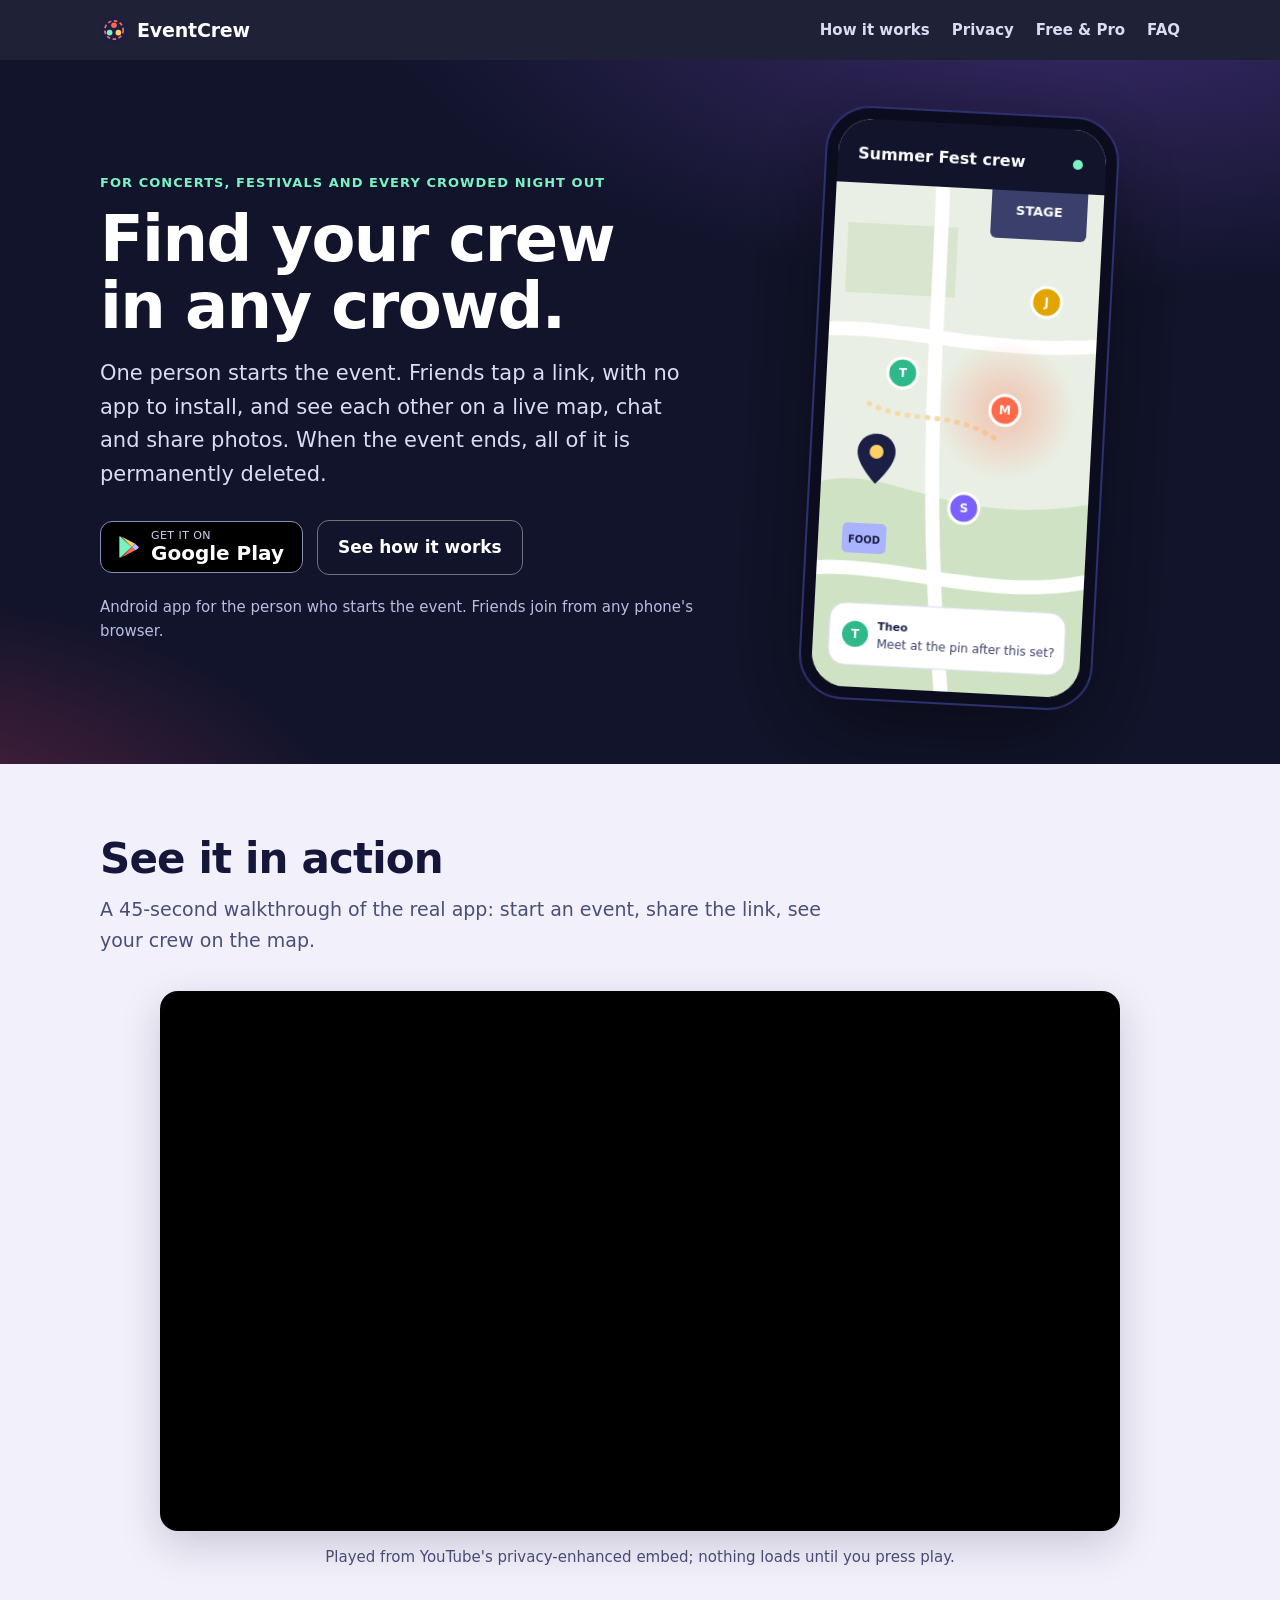
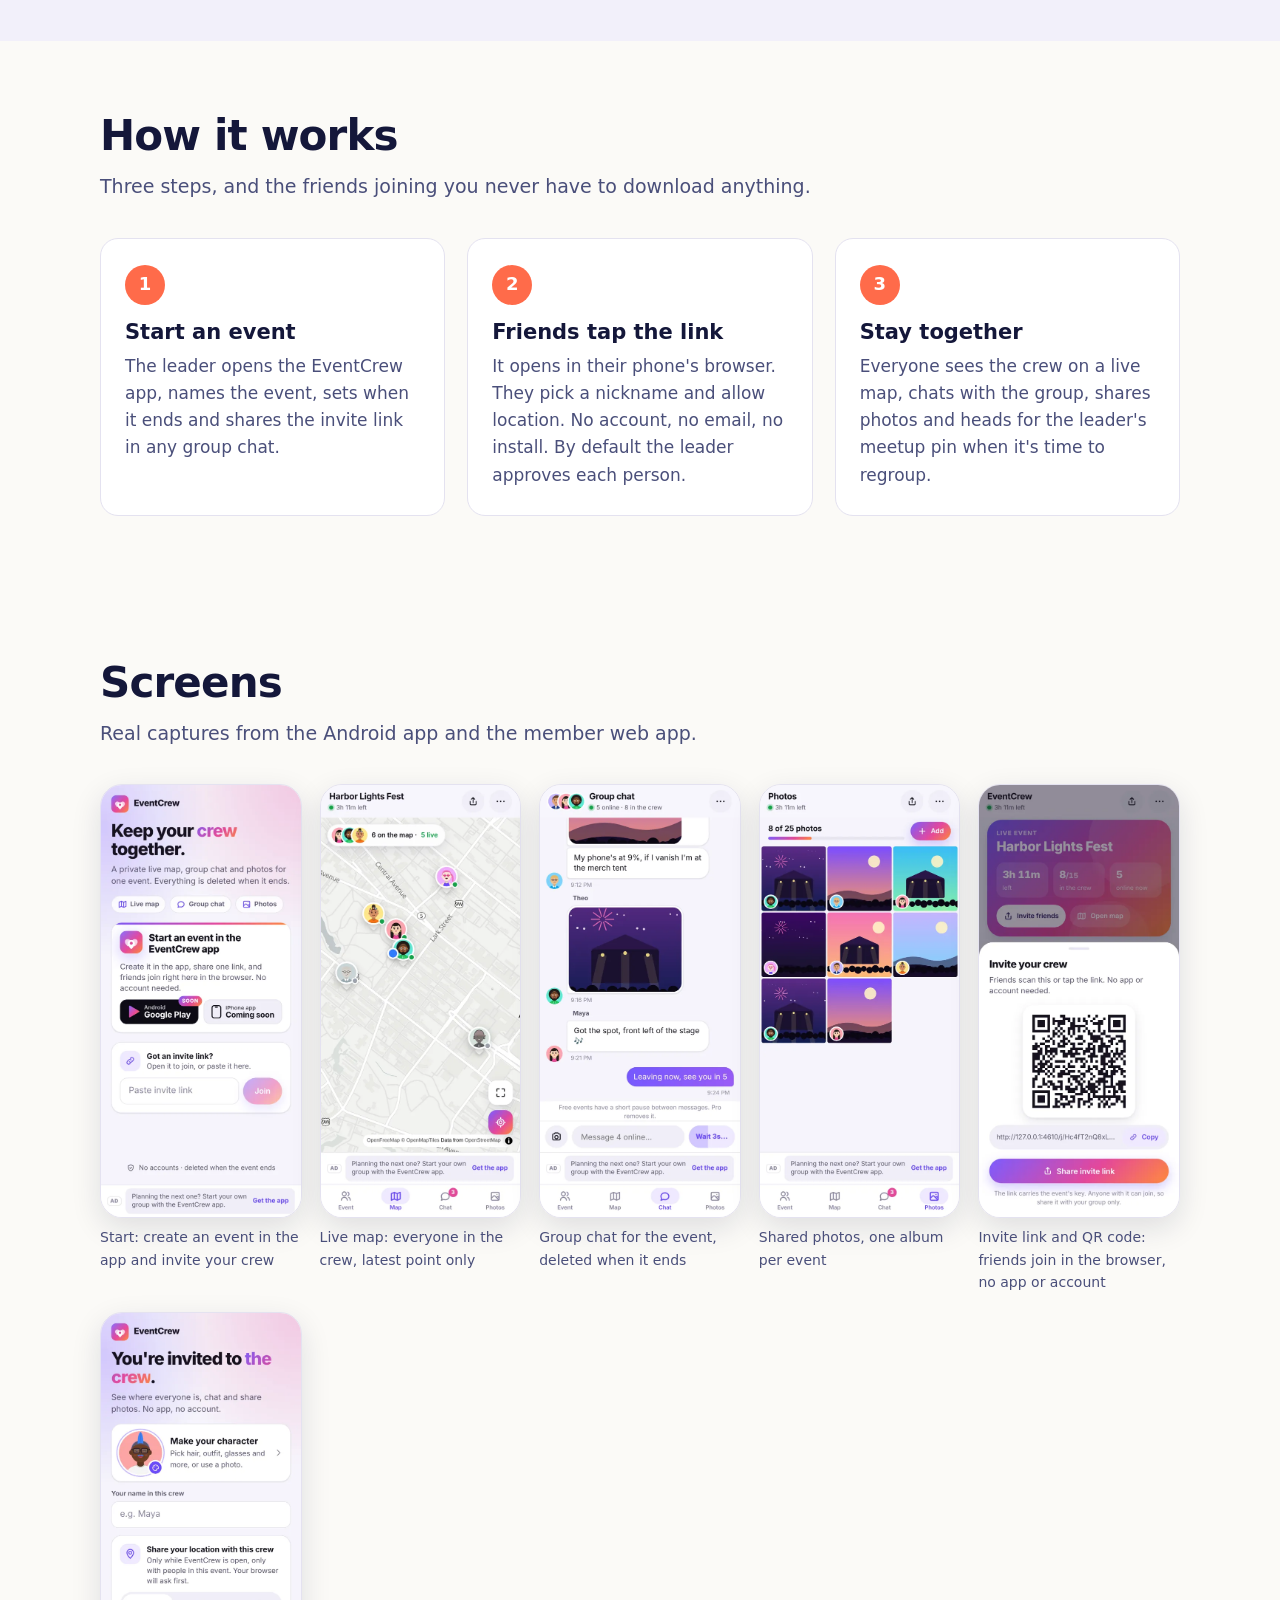
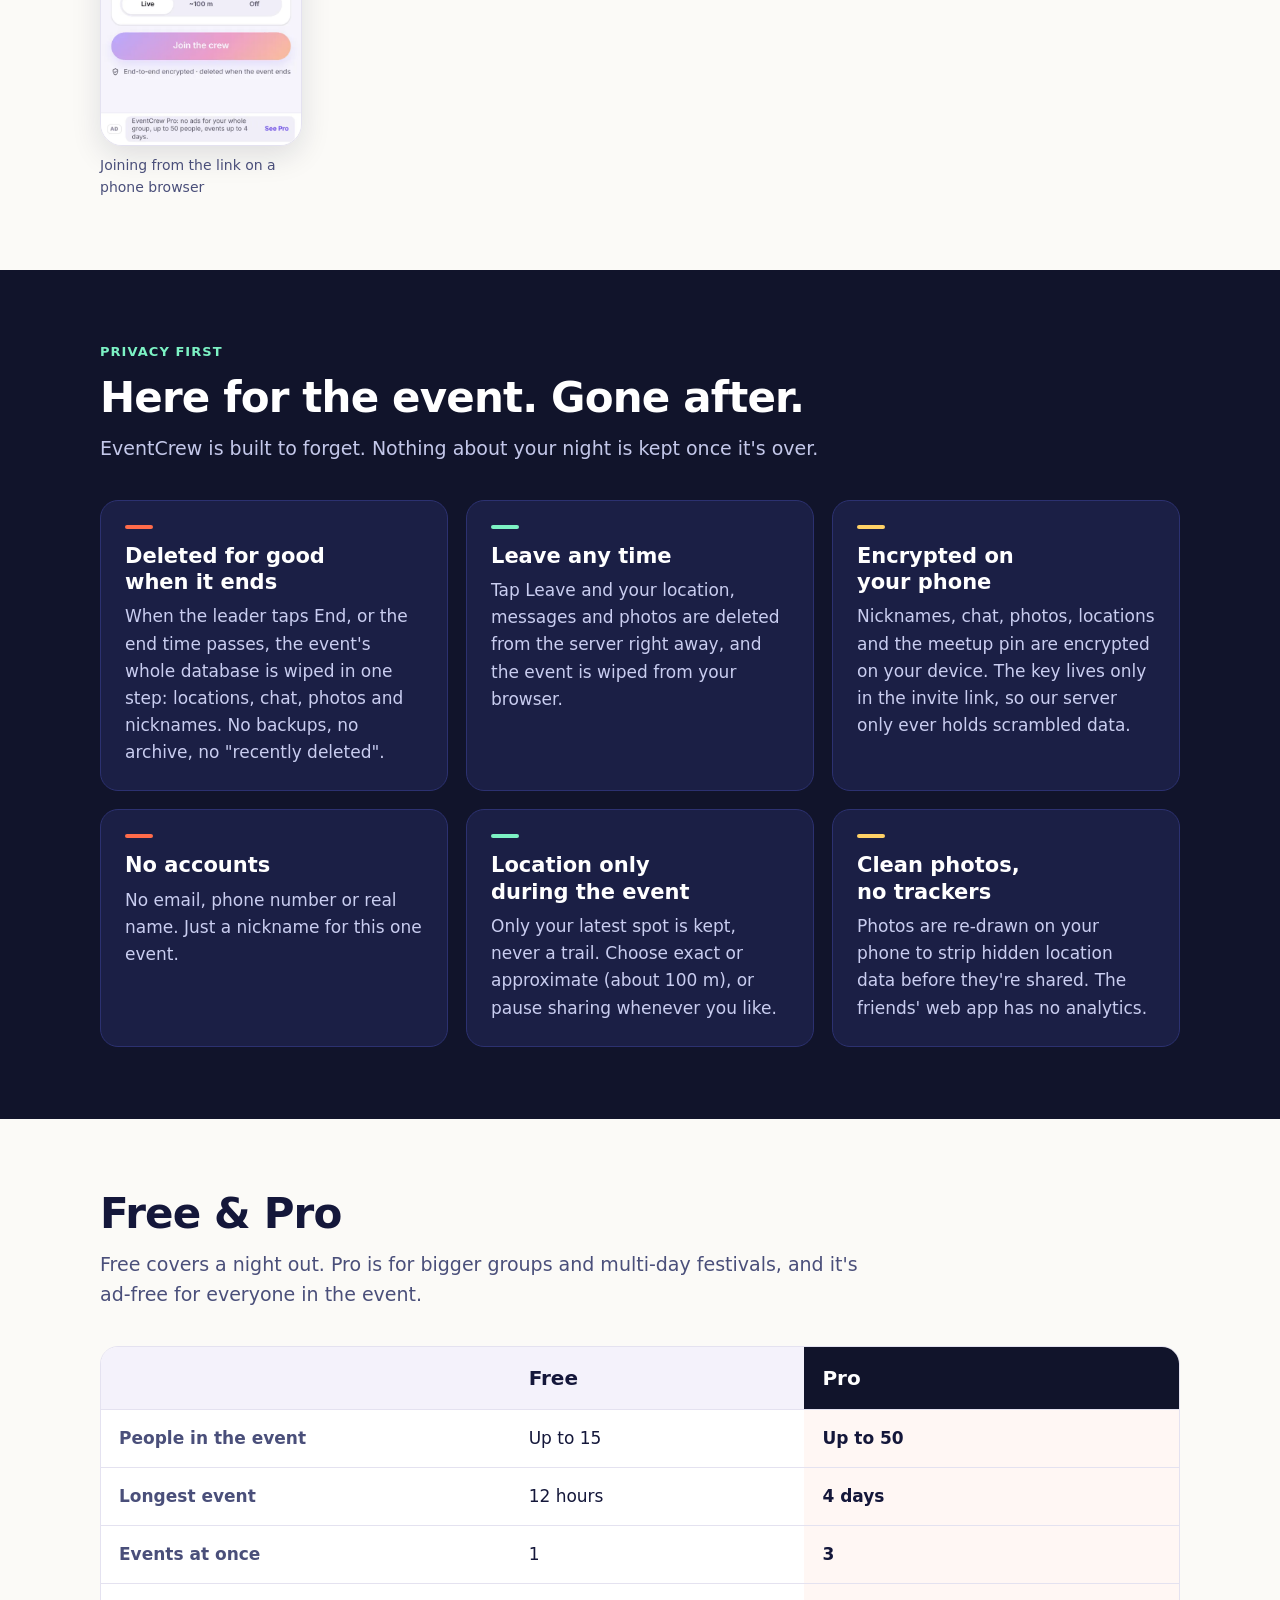
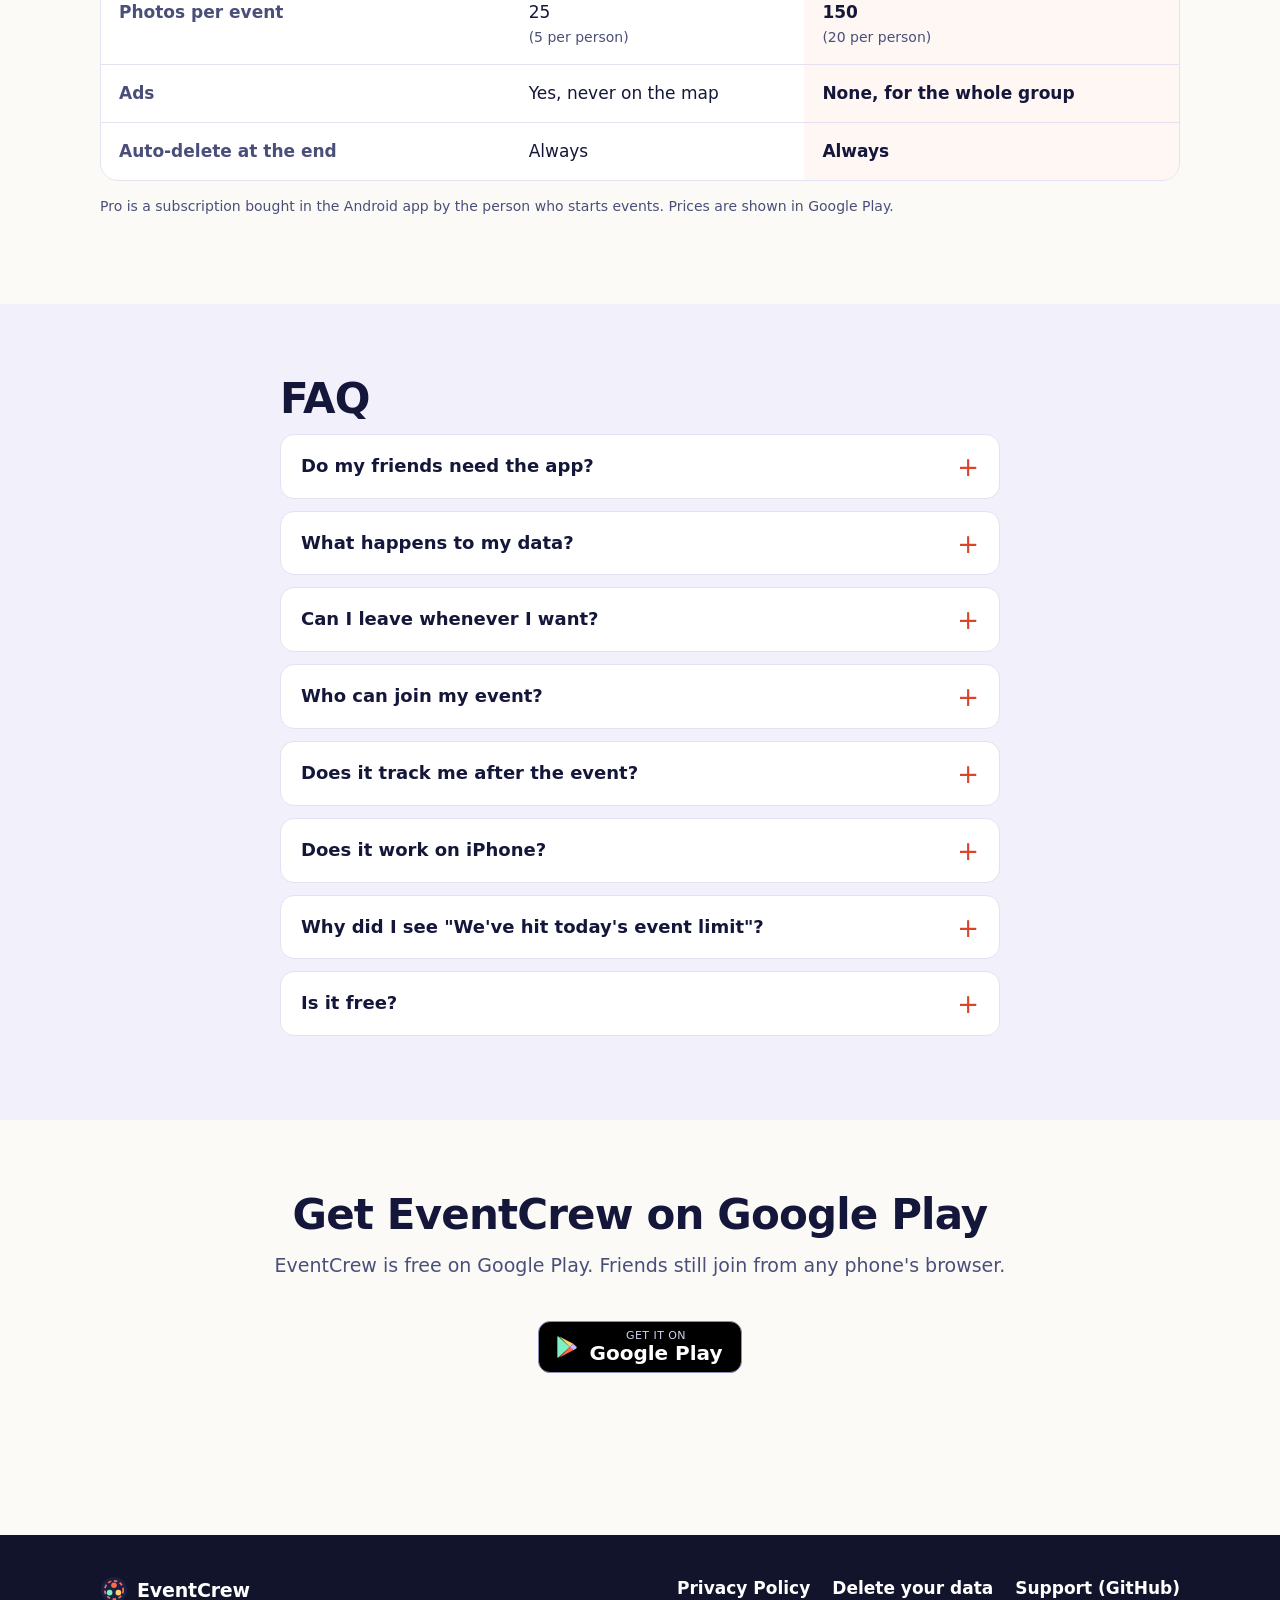
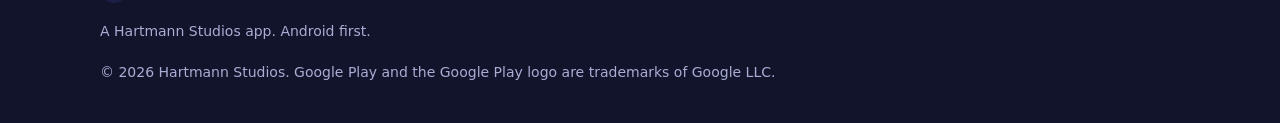
<file: index.html>
<!doctype html>
<html lang="en">
<head>
<meta charset="utf-8">
<meta name="viewport" content="width=device-width, initial-scale=1">
<title>EventCrew: find your crew in any crowd</title>
<meta name="description" content="Keep your group together at concerts and festivals. Friends join from a link with no app to install, share a live map, chat and photos, and everything is permanently deleted when the event ends.">
<meta name="theme-color" content="#11142b">
<meta property="og:title" content="EventCrew: find your crew in any crowd">
<meta property="og:description" content="Keep your group together at concerts and festivals. Friends join from a link with no app to install, share a live map, chat and photos, and everything is permanently deleted when the event ends.">
<meta property="og:type" content="website">
<meta property="og:url" content="https://eventcrew.sites.tab.bot/">
<meta property="og:image" content="https://eventcrew.sites.tab.bot/og.png">
<meta name="twitter:card" content="summary_large_image">
<link rel="icon" href="favicon.svg" type="image/svg+xml">
<link rel="stylesheet" href="styles.css">
</head>
<body>
<a class="skip" href="#main">Skip to content</a>
<header class="site-header">
  <div class="wrap bar">
    <a class="brand" href=""><svg class="logo-mark" viewBox="0 0 32 32" aria-hidden="true" width="28" height="28"><circle cx="16" cy="16" r="15" fill="#1b1f45"/><circle cx="16" cy="16" r="10.5" fill="none" stroke="#ff6b4a" stroke-width="2" stroke-dasharray="4 3"/><circle cx="16" cy="10.5" r="3.2" fill="#ff6b4a"/><circle cx="11" cy="19" r="3.2" fill="#7cf2c4"/><circle cx="21" cy="19" r="3.2" fill="#ffd166"/></svg><span>EventCrew</span></a>
    <nav aria-label="Main">
      <a href="#how">How it works</a>
      <a href="#privacy">Privacy</a>
      <a href="#plans">Free &amp; Pro</a>
      <a href="#faq">FAQ</a>
    </nav>
  </div>
</header>
<main id="main">
<section class="hero">
  <div class="wrap hero-grid">
    <div class="hero-copy">
      <p class="eyebrow">For concerts, festivals and every crowded night out</p>
      <h1>Find your crew in any crowd.</h1>
      <p class="lede">One person starts the event. Friends tap a link, with no app to install, and see each other on a live map, chat and share photos. When the event ends, all of it is permanently deleted.</p>
      <div class="cta-row">
        <a class="play-badge" href="https://play.google.com/store/apps/details?id=com.charles.eventcrew" aria-label="Get EventCrew on Google Play">
  <svg viewBox="0 0 24 24" width="26" height="26" aria-hidden="true"><path d="M4 2.8v18.4c0 .5.5.8 1 .6l10.4-9.8L5 2.2c-.5-.2-1 .1-1 .6z" fill="#7cf2c4"/><path d="M15.4 12 18.6 9 6 2.3l9.4 9.7z" fill="#ffd166"/><path d="M15.4 12 6 21.7 18.6 15l-3.2-3z" fill="#ff6b4a"/><path d="M18.6 9 15.4 12l3.2 3 2.6-1.4c.9-.5.9-1.7 0-2.2L18.6 9z" fill="#c9b6ff"/></svg>
  <span><small>Get it on</small><b>Google Play</b></span>
</a>
        <a class="btn ghost" href="#how">See how it works</a>
      </div>
      <p class="note">Android app for the person who starts the event. Friends join from any phone's browser.</p>
    </div>
    <div class="hero-art"><svg class="phone-art" viewBox="0 0 300 600" role="img" aria-labelledby="art-t">
<title id="art-t">Illustration: a phone showing a festival map with four friends' dots, a meetup pin and a chat bubble</title>
<defs>
 <clipPath id="scr"><rect x="16" y="16" width="268" height="568" rx="34"/></clipPath>
 <radialGradient id="glow" cx="50%" cy="50%" r="50%"><stop offset="0" stop-color="#ff6b4a" stop-opacity=".35"/><stop offset="1" stop-color="#ff6b4a" stop-opacity="0"/></radialGradient>
</defs>
<rect x="4" y="4" width="292" height="592" rx="44" fill="#0b0d1f" stroke="#2c3170" stroke-width="2"/>
<g clip-path="url(#scr)">
 <rect x="16" y="16" width="268" height="568" fill="#e9efe4"/>
 <path d="M16 380 C90 360 140 420 284 390 L284 584 L16 584Z" fill="#cfe3c4"/>
 <path d="M30 120 h110 v70 h-110z" fill="#d8e6cf"/>
 <rect x="172" y="70" width="96" height="58" rx="6" fill="#3b3f6b"/>
 <text x="220" y="104" text-anchor="middle" font-family="system-ui,sans-serif" font-size="13" font-weight="700" fill="#fff">STAGE</text>
 <g stroke="#ffffff" stroke-width="14" stroke-linecap="round" fill="none">
  <path d="M-10 230 C80 215 180 250 310 228"/>
  <path d="M120 0 C130 180 110 330 150 610"/>
  <path d="M-10 470 C90 450 200 500 310 460"/>
 </g>
 <g stroke="#f6d9a8" stroke-width="5" stroke-linecap="round" fill="none" stroke-dasharray="1 9">
  <path d="M60 300 C100 320 140 300 190 330"/>
 </g>
 <rect x="40" y="420" width="44" height="30" rx="5" fill="#a9b3ff"/>
 <text x="62" y="440" text-anchor="middle" font-family="system-ui,sans-serif" font-size="10" font-weight="700" fill="#1b1f45">FOOD</text>
 <circle cx="196" cy="300" r="70" fill="url(#glow)"/>
 <g font-family="system-ui,sans-serif" font-weight="700" font-size="12" text-anchor="middle">
  <circle cx="196" cy="300" r="15" fill="#ff6b4a" stroke="#fff" stroke-width="3"/><text x="196" y="304" fill="#fff">M</text>
  <circle cx="92" cy="268" r="15" fill="#2fb98a" stroke="#fff" stroke-width="3"/><text x="92" y="272" fill="#fff">T</text>
  <circle cx="232" cy="190" r="15" fill="#e2a400" stroke="#fff" stroke-width="3"/><text x="232" y="194" fill="#fff">J</text>
  <circle cx="160" cy="400" r="15" fill="#7b61ff" stroke="#fff" stroke-width="3"/><text x="160" y="404" fill="#fff">S</text>
 </g>
 <g transform="translate(70 330)">
  <path d="M0 0c-11 0-19 8-19 18 0 14 19 32 19 32s19-18 19-32C19 8 11 0 0 0z" fill="#1b1f45"/>
  <circle cx="0" cy="18" r="7" fill="#ffd166"/>
 </g>
 <rect x="16" y="16" width="268" height="64" fill="#11142b"/>
 <text x="36" y="56" font-family="system-ui,sans-serif" font-size="16" font-weight="700" fill="#fff">Summer Fest crew</text>
 <circle cx="256" cy="51" r="5" fill="#7cf2c4"/>
 <g transform="translate(32 500)">
  <rect width="236" height="62" rx="16" fill="#fff" stroke="#d9dcef"/>
  <circle cx="26" cy="31" r="13" fill="#2fb98a"/><text x="26" y="35" text-anchor="middle" font-family="system-ui,sans-serif" font-weight="700" font-size="12" fill="#fff">T</text>
  <text x="48" y="26" font-family="system-ui,sans-serif" font-size="11" font-weight="700" fill="#1b1f45">Theo</text>
  <text x="48" y="44" font-family="system-ui,sans-serif" font-size="12" fill="#3b3f6b">Meet at the pin after this set?</text>
 </g>
</g>
</svg></div>
  </div>
</section>

<section id="video" class="section alt">
  <div class="wrap">
    <h2>See it in action</h2>
    <p class="section-lede">A 45-second walkthrough of the real app: start an event, share the link, see your crew on the map.</p>
    <div class="video"><iframe src="https://www.youtube-nocookie.com/embed/IPPoWe9KRAQ?rel=0" title="EventCrew promo video" loading="lazy" allow="accelerometer; autoplay; clipboard-write; encrypted-media; gyroscope; picture-in-picture; web-share" allowfullscreen referrerpolicy="strict-origin-when-cross-origin"></iframe></div>
    <p class="video-note">Played from YouTube's privacy-enhanced embed; nothing loads until you press play.</p>
  </div>
</section>

<section id="how" class="section">
  <div class="wrap">
    <h2>How it works</h2>
    <p class="section-lede">Three steps, and the friends joining you never have to download anything.</p>
    <ol class="steps">
      <li>
        <span class="step-num" aria-hidden="true">1</span>
        <h3>Start an event</h3>
        <p>The leader opens the EventCrew app, names the event, sets when it ends and shares the invite link in any group chat.</p>
      </li>
      <li>
        <span class="step-num" aria-hidden="true">2</span>
        <h3>Friends tap the link</h3>
        <p>It opens in their phone's browser. They pick a nickname and allow location. No account, no email, no install. By default the leader approves each person.</p>
      </li>
      <li>
        <span class="step-num" aria-hidden="true">3</span>
        <h3>Stay together</h3>
        <p>Everyone sees the crew on a live map, chats with the group, shares photos and heads for the leader's meetup pin when it's time to regroup.</p>
      </li>
    </ol>
  </div>
</section>

<section id="screens" class="section">
  <div class="wrap">
    <h2>Screens</h2>
    <p class="section-lede">Real captures from the Android app and the member web app.</p>
    <div class="shots">
      <figure class="shot"><img src="/media/start-light.webp" alt="Start: create an event in the app and invite your crew" loading="lazy" width="540" height="1169"><figcaption>Start: create an event in the app and invite your crew</figcaption></figure>
      <figure class="shot"><img src="/media/map-light.webp" alt="Live map: everyone in the crew, latest point only" loading="lazy" width="540" height="1169"><figcaption>Live map: everyone in the crew, latest point only</figcaption></figure>
      <figure class="shot"><img src="/media/chat-light.webp" alt="Group chat for the event, deleted when it ends" loading="lazy" width="540" height="1169"><figcaption>Group chat for the event, deleted when it ends</figcaption></figure>
      <figure class="shot"><img src="/media/photos-light.webp" alt="Shared photos, one album per event" loading="lazy" width="540" height="1169"><figcaption>Shared photos, one album per event</figcaption></figure>
      <figure class="shot"><img src="/media/share-light.webp" alt="Invite link and QR code: friends join in the browser, no app or account" loading="lazy" width="540" height="1169"><figcaption>Invite link and QR code: friends join in the browser, no app or account</figcaption></figure>
      <figure class="shot"><img src="/media/join-light.webp" alt="Joining from the link on a phone browser" loading="lazy" width="540" height="1169"><figcaption>Joining from the link on a phone browser</figcaption></figure>
    </div>
  </div>
</section>

<section id="privacy" class="section dark">
  <div class="wrap">
    <p class="eyebrow">Privacy first</p>
    <h2>Here for the event. Gone after.</h2>
    <p class="section-lede">EventCrew is built to forget. Nothing about your night is kept once it's over.</p>
    <div class="cards">
      <article class="card">
        <h3>Deleted for good when it ends</h3>
        <p>When the leader taps End, or the end time passes, the event's whole database is wiped in one step: locations, chat, photos and nicknames. No backups, no archive, no "recently deleted".</p>
      </article>
      <article class="card">
        <h3>Leave any time</h3>
        <p>Tap Leave and your location, messages and photos are deleted from the server right away, and the event is wiped from your browser.</p>
      </article>
      <article class="card">
        <h3>Encrypted on your phone</h3>
        <p>Nicknames, chat, photos, locations and the meetup pin are encrypted on your device. The key lives only in the invite link, so our server only ever holds scrambled data.</p>
      </article>
      <article class="card">
        <h3>No accounts</h3>
        <p>No email, phone number or real name. Just a nickname for this one event.</p>
      </article>
      <article class="card">
        <h3>Location only during the event</h3>
        <p>Only your latest spot is kept, never a trail. Choose exact or approximate (about 100 m), or pause sharing whenever you like.</p>
      </article>
      <article class="card">
        <h3>Clean photos, no trackers</h3>
        <p>Photos are re-drawn on your phone to strip hidden location data before they're shared. The friends' web app has no analytics.</p>
      </article>
    </div>
  </div>
</section>

<section id="plans" class="section">
  <div class="wrap">
    <h2>Free &amp; Pro</h2>
    <p class="section-lede">Free covers a night out. Pro is for bigger groups and multi-day festivals, and it's ad-free for everyone in the event.</p>
    <div class="table-wrap">
      <table class="plans">
        <caption class="sr-only">EventCrew plans compared</caption>
        <thead>
          <tr><th scope="col"><span class="sr-only">Per event</span></th><th scope="col">Free</th><th scope="col" class="pro">Pro</th></tr>
        </thead>
        <tbody>
          <tr><th scope="row">People in the event</th><td>Up to 15</td><td class="pro">Up to 50</td></tr>
          <tr><th scope="row">Longest event</th><td>12 hours</td><td class="pro">4 days</td></tr>
          <tr><th scope="row">Events at once</th><td>1</td><td class="pro">3</td></tr>
          <tr><th scope="row">Photos per event</th><td>25 <span class="sub">(5 per person)</span></td><td class="pro">150 <span class="sub">(20 per person)</span></td></tr>
          <tr><th scope="row">Ads</th><td>Yes, never on the map</td><td class="pro">None, for the whole group</td></tr>
          <tr><th scope="row">Auto-delete at the end</th><td>Always</td><td class="pro">Always</td></tr>
        </tbody>
      </table>
    </div>
    <p class="small">Pro is a subscription bought in the Android app by the person who starts events. Prices are shown in Google Play.</p>
  </div>
</section>

<section id="faq" class="section alt">
  <div class="wrap narrow">
    <h2>FAQ</h2>
    <details>
      <summary>Do my friends need the app?</summary>
      <p>No. Only the person who starts the event uses the Android app. Everyone else taps the invite link and joins in their phone's browser, on Android or iPhone. They can add it to their home screen if they want notifications.</p>
    </details>
    <details>
      <summary>What happens to my data?</summary>
      <p>It exists only while the event is running. Content you share (nickname, chat, photos, location) is encrypted on your phone before it's sent. When the event ends, everything about it is permanently deleted from the server in one step, photos included. If you leave early, your own location, messages and photos are deleted right away. We don't sell data, and there are no accounts to keep. The <a href="privacy/">Privacy Policy</a> has the details.</p>
    </details>
    <details>
      <summary>Can I leave whenever I want?</summary>
      <p>Yes, any time, with one tap. Leaving deletes your location, messages and photos from the event immediately.</p>
    </details>
    <details>
      <summary>Who can join my event?</summary>
      <p>Only people with your invite link, and by default you approve each one before they see anything. You can remove people, make a new link or cancel old links at any time.</p>
    </details>
    <details>
      <summary>Does it track me after the event?</summary>
      <p>No. Location is shared only during the event, and only your latest spot is kept. On the web it's sent only while the page is open, and only when you've moved. When the event ends, it's deleted along with everything else.</p>
    </details>
    <details>
      <summary>Does it work on iPhone?</summary>
      <p>Friends can join from Safari on any iPhone. To get notifications on iPhone, add the page to your Home Screen (iOS 16.4 or later). The app for starting events is on Android first.</p>
    </details>
    <details>
      <summary>Why did I see "We've hit today's event limit"?</summary>
      <p>To keep EventCrew free, there's a limit on how many new events can start each day. If it's reached, you'll see that message and can try again the next day. Events that are already running are never cut off.</p>
    </details>
    <details>
      <summary>Is it free?</summary>
      <p>Yes. The free plan covers events of up to 15 people and 12 hours, with ads. Pro raises the limits and removes ads for the whole group.</p>
    </details>
  </div>
</section>

<section class="section cta-end">
  <div class="wrap center">
    <h2>Get EventCrew on Google Play</h2>
    <p class="section-lede">EventCrew is free on Google Play. Friends still join from any phone's browser.</p>
    <a class="play-badge" href="https://play.google.com/store/apps/details?id=com.charles.eventcrew" aria-label="Get EventCrew on Google Play">
  <svg viewBox="0 0 24 24" width="26" height="26" aria-hidden="true"><path d="M4 2.8v18.4c0 .5.5.8 1 .6l10.4-9.8L5 2.2c-.5-.2-1 .1-1 .6z" fill="#7cf2c4"/><path d="M15.4 12 18.6 9 6 2.3l9.4 9.7z" fill="#ffd166"/><path d="M15.4 12 6 21.7 18.6 15l-3.2-3z" fill="#ff6b4a"/><path d="M18.6 9 15.4 12l3.2 3 2.6-1.4c.9-.5.9-1.7 0-2.2L18.6 9z" fill="#c9b6ff"/></svg>
  <span><small>Get it on</small><b>Google Play</b></span>
</a>
  </div>
</section>
</main>

<!-- BEGIN AADS AD UNIT 2459523 -->
<div class="aads-slot" style="width:100%;margin:24px auto 16px;text-align:center;clear:both">
<div id="frame" style="width: 320px;margin: auto;z-index: 99998;height: auto">
<iframe data-aa='2459523' src='//ad.a-ads.com/2459523/?size=320x50' style='border:0; padding:0; width:320px; height:50px; overflow:hidden;display: block;margin: auto'></iframe>
</div>
</div>
<!-- END AADS AD UNIT 2459523 -->
<footer class="site-footer">
  <div class="wrap foot">
    <div>
      <a class="brand" href=""><svg class="logo-mark" viewBox="0 0 32 32" aria-hidden="true" width="28" height="28"><circle cx="16" cy="16" r="15" fill="#1b1f45"/><circle cx="16" cy="16" r="10.5" fill="none" stroke="#ff6b4a" stroke-width="2" stroke-dasharray="4 3"/><circle cx="16" cy="10.5" r="3.2" fill="#ff6b4a"/><circle cx="11" cy="19" r="3.2" fill="#7cf2c4"/><circle cx="21" cy="19" r="3.2" fill="#ffd166"/></svg><span>EventCrew</span></a>
      <p class="small">A Hartmann Studios app. Android first.</p>
    </div>
    <nav aria-label="Footer">
      <a href="privacy/">Privacy Policy</a>
      <a href="delete/">Delete your data</a>
      <a href="https://github.com/chartmann1590/eventcrew-site/issues/new/choose" rel="noopener">Support (GitHub)</a>
    </nav>
    <p class="small copy">© 2026 Hartmann Studios. Google Play and the Google Play logo are trademarks of Google LLC.</p>
  </div>
</footer>
</body>
</html>
</file>
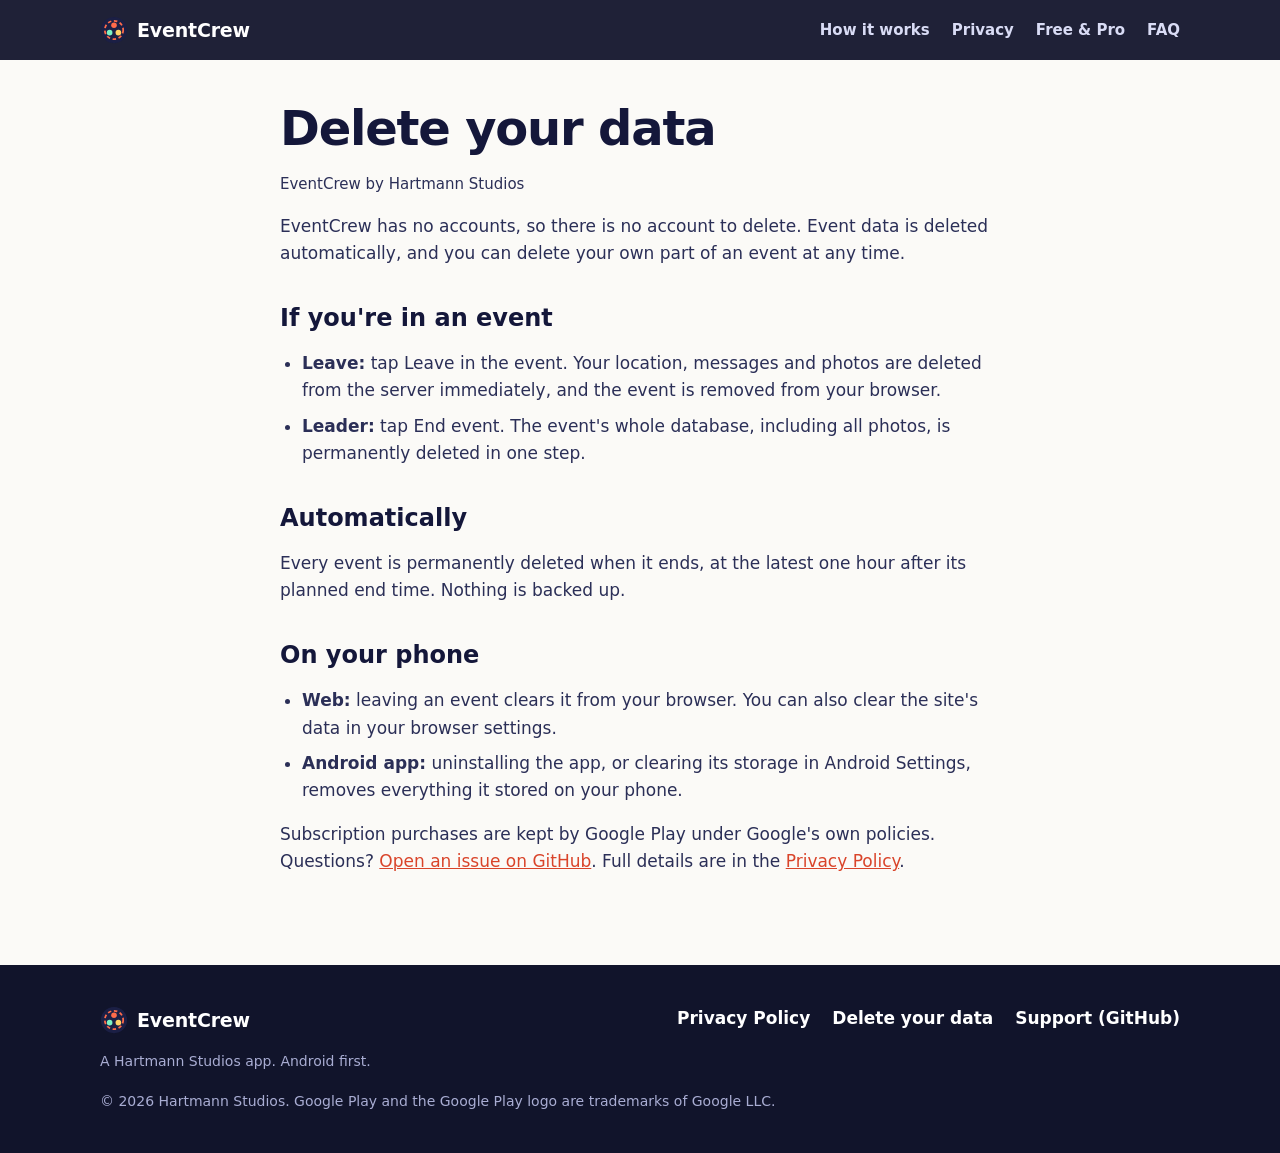
<file: delete/index.html>
<!doctype html>
<html lang="en">
<head>
<meta charset="utf-8">
<meta name="viewport" content="width=device-width, initial-scale=1">
<title>Delete your data | EventCrew</title>
<meta name="description" content="How to delete your EventCrew data: leave an event, end an event, or let it delete itself automatically.">
<meta name="theme-color" content="#11142b">
<meta property="og:title" content="Delete your data | EventCrew">
<meta property="og:description" content="How to delete your EventCrew data: leave an event, end an event, or let it delete itself automatically.">
<meta property="og:type" content="website">
<meta property="og:url" content="https://eventcrew.sites.tab.bot/delete/">
<meta property="og:image" content="https://eventcrew.sites.tab.bot/og.png">
<meta name="twitter:card" content="summary_large_image">
<link rel="icon" href="../favicon.svg" type="image/svg+xml">
<link rel="stylesheet" href="../styles.css">
</head>
<body>
<a class="skip" href="#main">Skip to content</a>
<header class="site-header">
  <div class="wrap bar">
    <a class="brand" href="../"><svg class="logo-mark" viewBox="0 0 32 32" aria-hidden="true" width="28" height="28"><circle cx="16" cy="16" r="15" fill="#1b1f45"/><circle cx="16" cy="16" r="10.5" fill="none" stroke="#ff6b4a" stroke-width="2" stroke-dasharray="4 3"/><circle cx="16" cy="10.5" r="3.2" fill="#ff6b4a"/><circle cx="11" cy="19" r="3.2" fill="#7cf2c4"/><circle cx="21" cy="19" r="3.2" fill="#ffd166"/></svg><span>EventCrew</span></a>
    <nav aria-label="Main">
      <a href="../#how">How it works</a>
      <a href="../#privacy">Privacy</a>
      <a href="../#plans">Free &amp; Pro</a>
      <a href="../#faq">FAQ</a>
    </nav>
  </div>
</header>
<main id="main" class="doc">
<div class="wrap narrow">
<h1>Delete your data</h1>
<p class="meta">EventCrew by Hartmann Studios</p>
<p>EventCrew has no accounts, so there is no account to delete. Event data is deleted automatically, and you can delete your own part of an event at any time.</p>
<h2>If you're in an event</h2>
<ul>
<li><strong>Leave:</strong> tap Leave in the event. Your location, messages and photos are deleted from the server immediately, and the event is removed from your browser.</li>
<li><strong>Leader:</strong> tap End event. The event's whole database, including all photos, is permanently deleted in one step.</li>
</ul>
<h2>Automatically</h2>
<p>Every event is permanently deleted when it ends, at the latest one hour after its planned end time. Nothing is backed up.</p>
<h2>On your phone</h2>
<ul>
<li><strong>Web:</strong> leaving an event clears it from your browser. You can also clear the site's data in your browser settings.</li>
<li><strong>Android app:</strong> uninstalling the app, or clearing its storage in Android Settings, removes everything it stored on your phone.</li>
</ul>
<p>Subscription purchases are kept by Google Play under Google's own policies. Questions? <a href="https://github.com/chartmann1590/eventcrew-site/issues/new/choose" rel="noopener">Open an issue on GitHub</a>. Full details are in the <a href="../privacy/">Privacy Policy</a>.</p>
</div>
</main>
<footer class="site-footer">
  <div class="wrap foot">
    <div>
      <a class="brand" href="../"><svg class="logo-mark" viewBox="0 0 32 32" aria-hidden="true" width="28" height="28"><circle cx="16" cy="16" r="15" fill="#1b1f45"/><circle cx="16" cy="16" r="10.5" fill="none" stroke="#ff6b4a" stroke-width="2" stroke-dasharray="4 3"/><circle cx="16" cy="10.5" r="3.2" fill="#ff6b4a"/><circle cx="11" cy="19" r="3.2" fill="#7cf2c4"/><circle cx="21" cy="19" r="3.2" fill="#ffd166"/></svg><span>EventCrew</span></a>
      <p class="small">A Hartmann Studios app. Android first.</p>
    </div>
    <nav aria-label="Footer">
      <a href="../privacy/">Privacy Policy</a>
      <a href="../delete/">Delete your data</a>
      <a href="https://github.com/chartmann1590/eventcrew-site/issues/new/choose" rel="noopener">Support (GitHub)</a>
    </nav>
    <p class="small copy">© 2026 Hartmann Studios. Google Play and the Google Play logo are trademarks of Google LLC.</p>
  </div>
</footer>
</body>
</html>
</file>
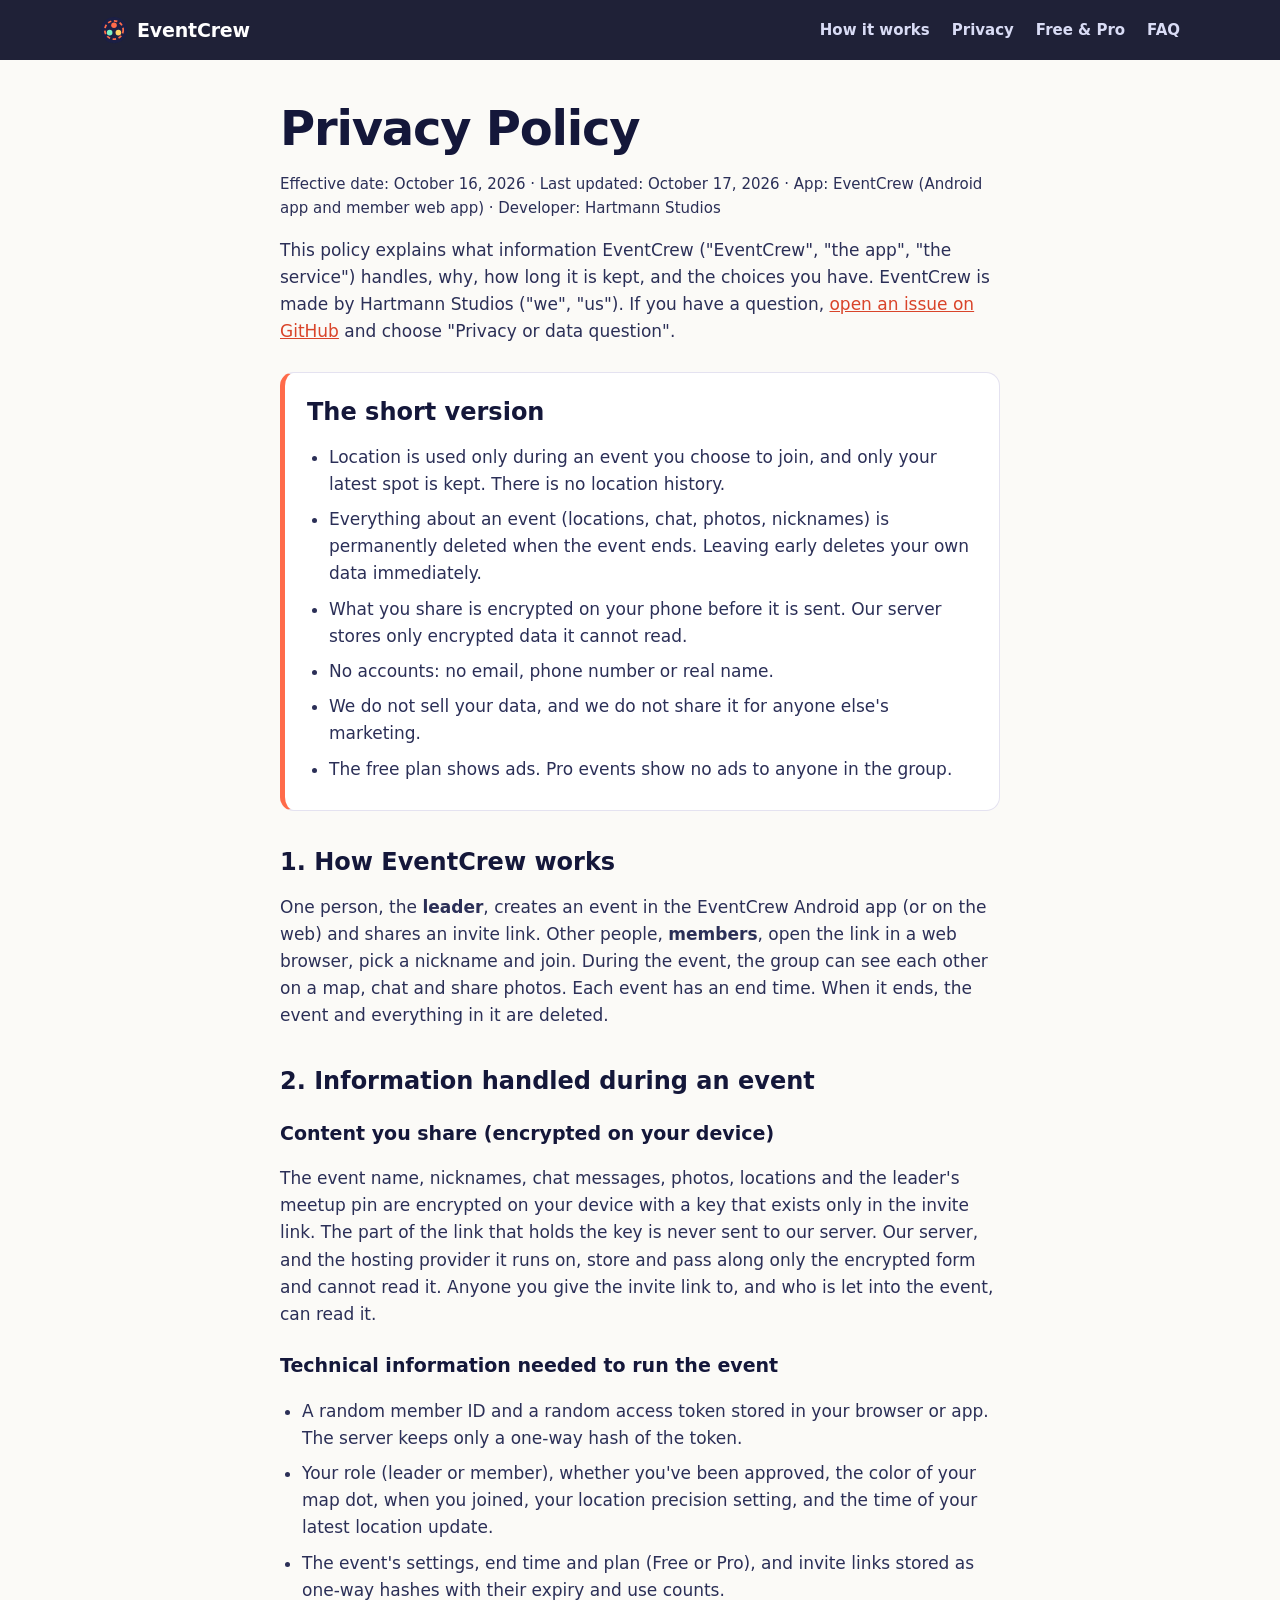
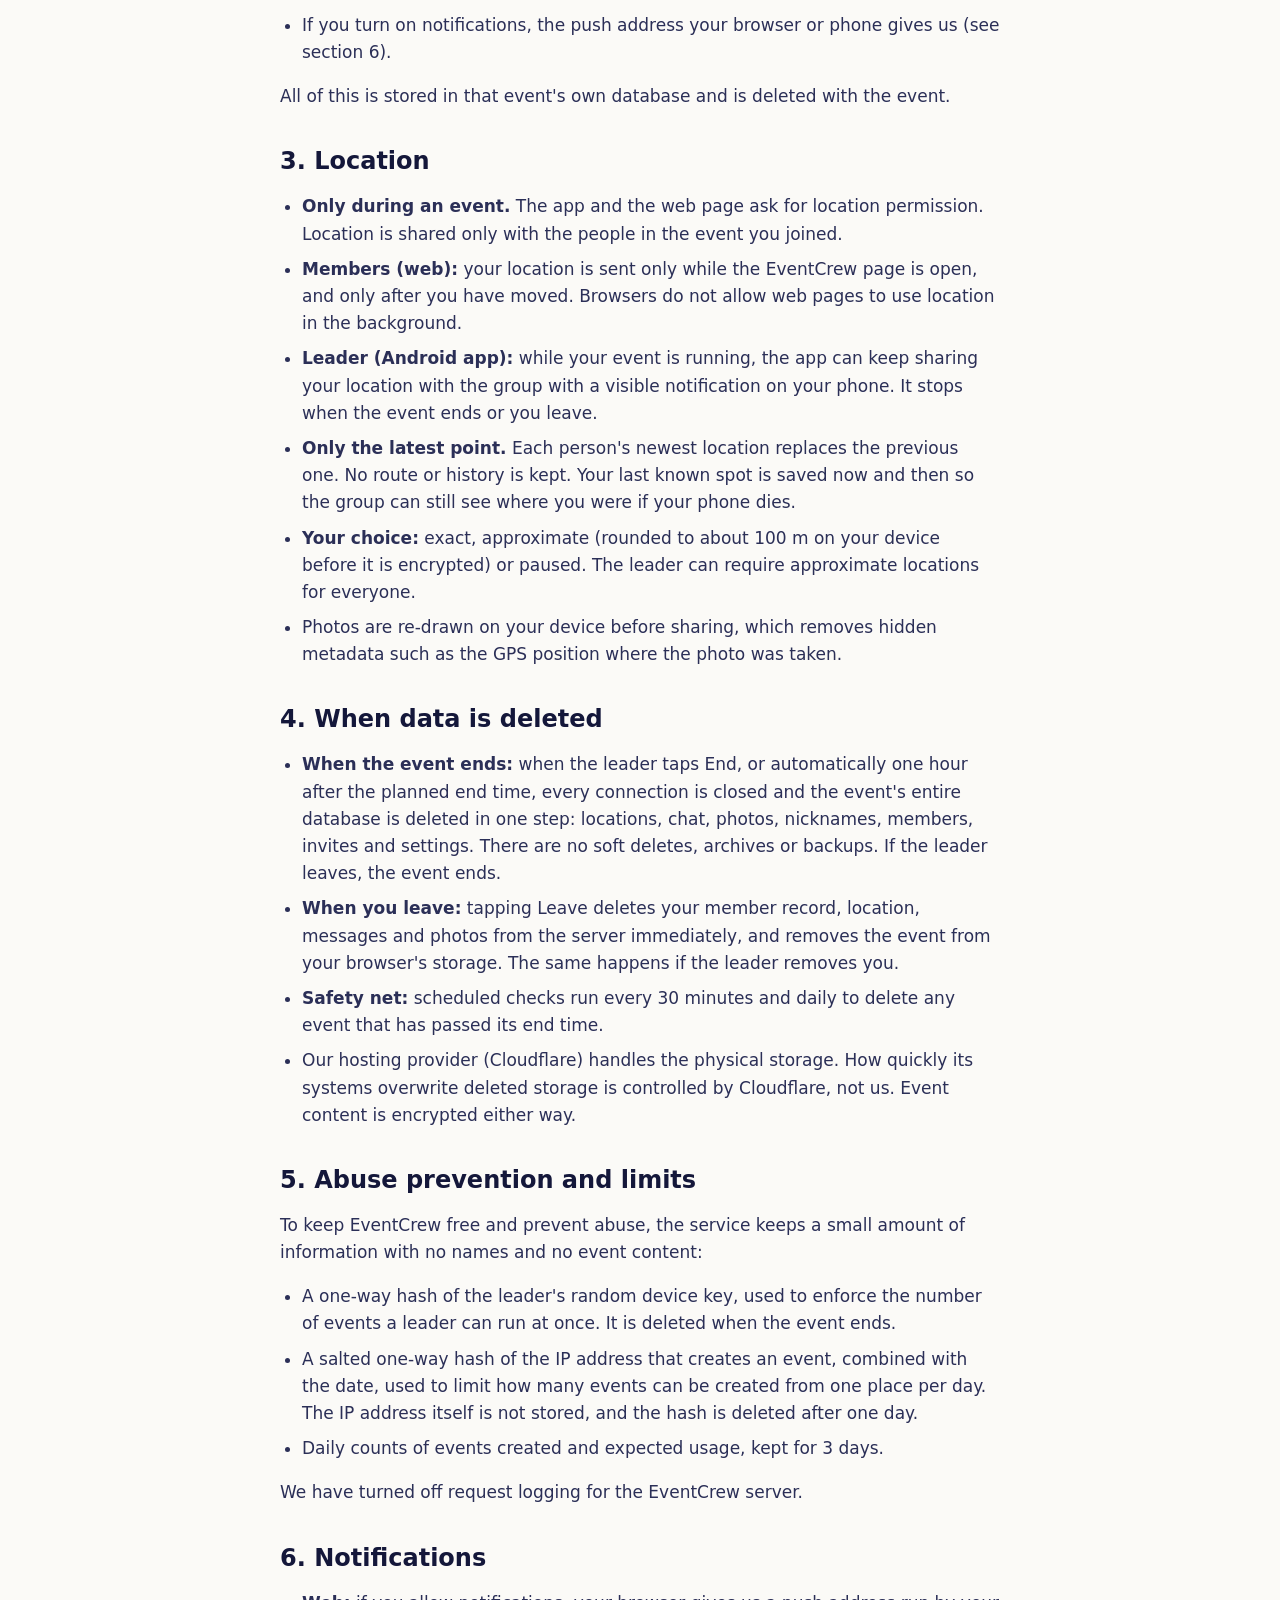
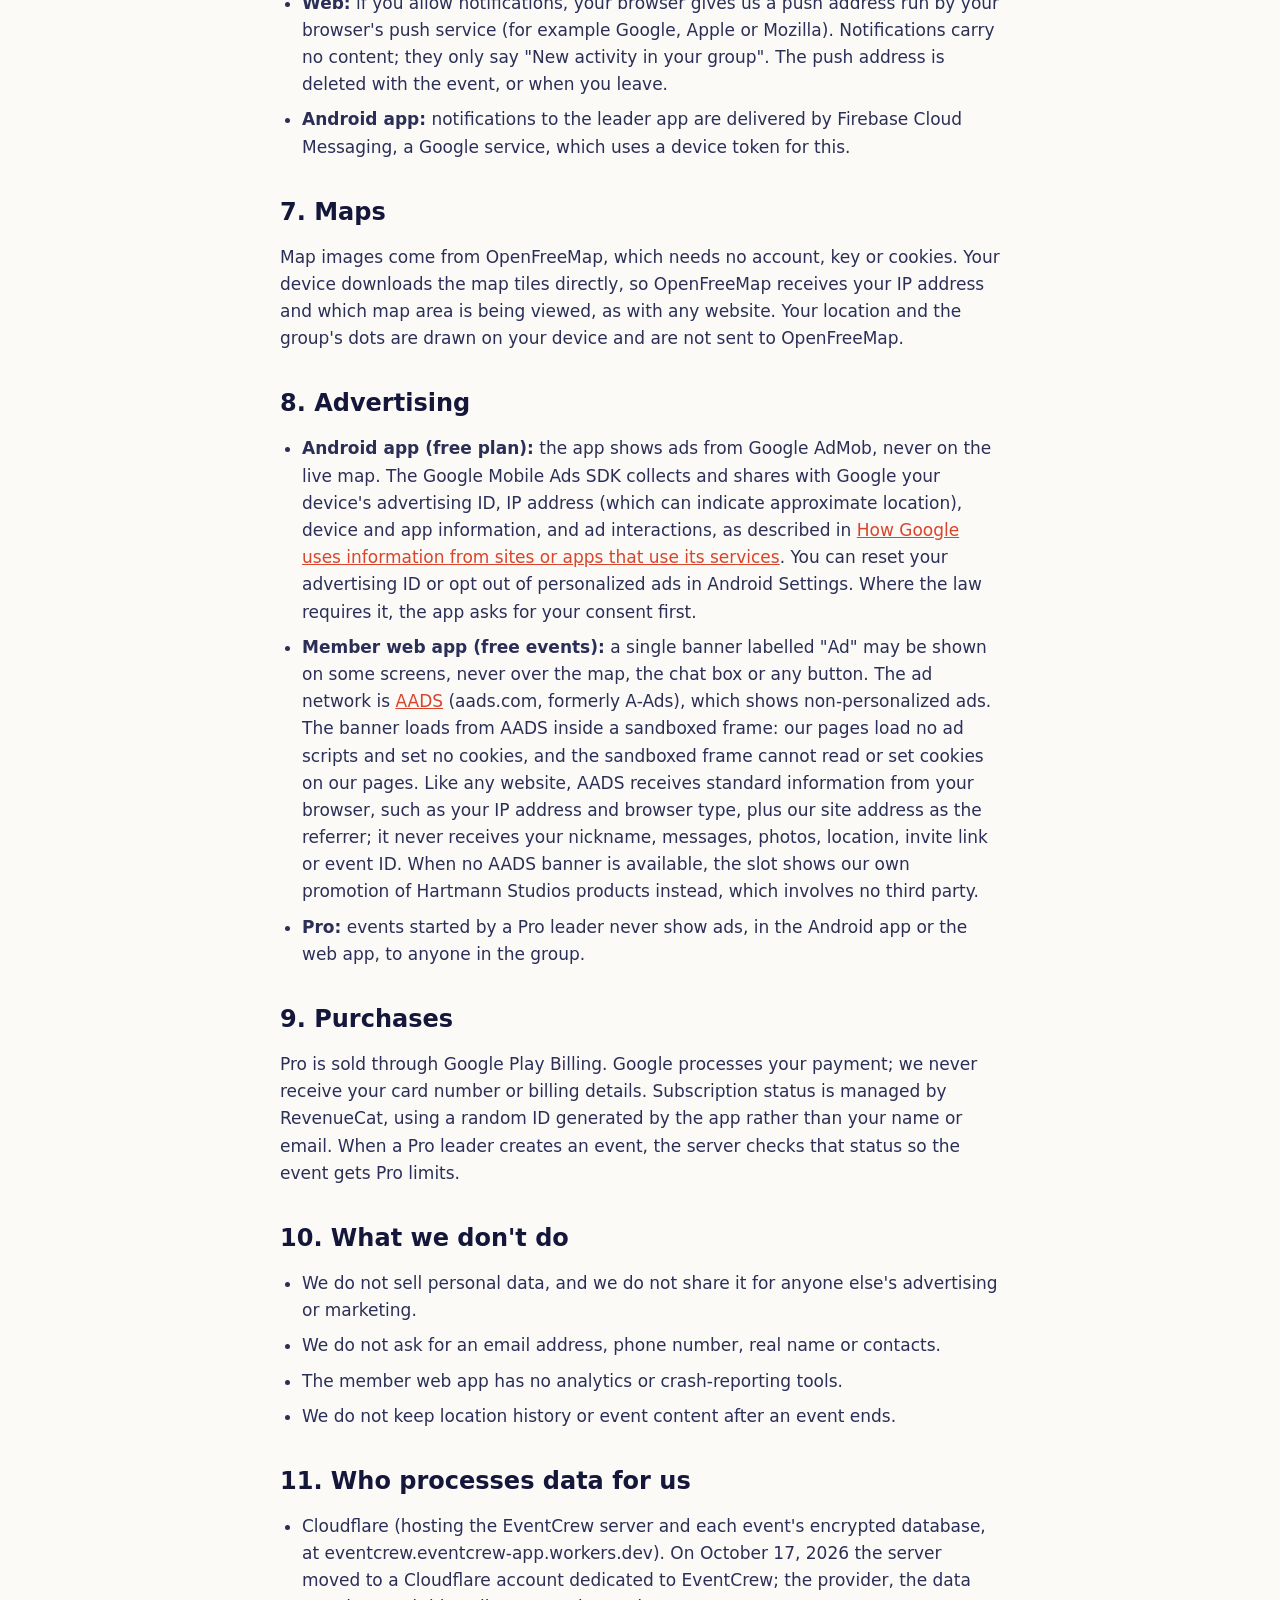
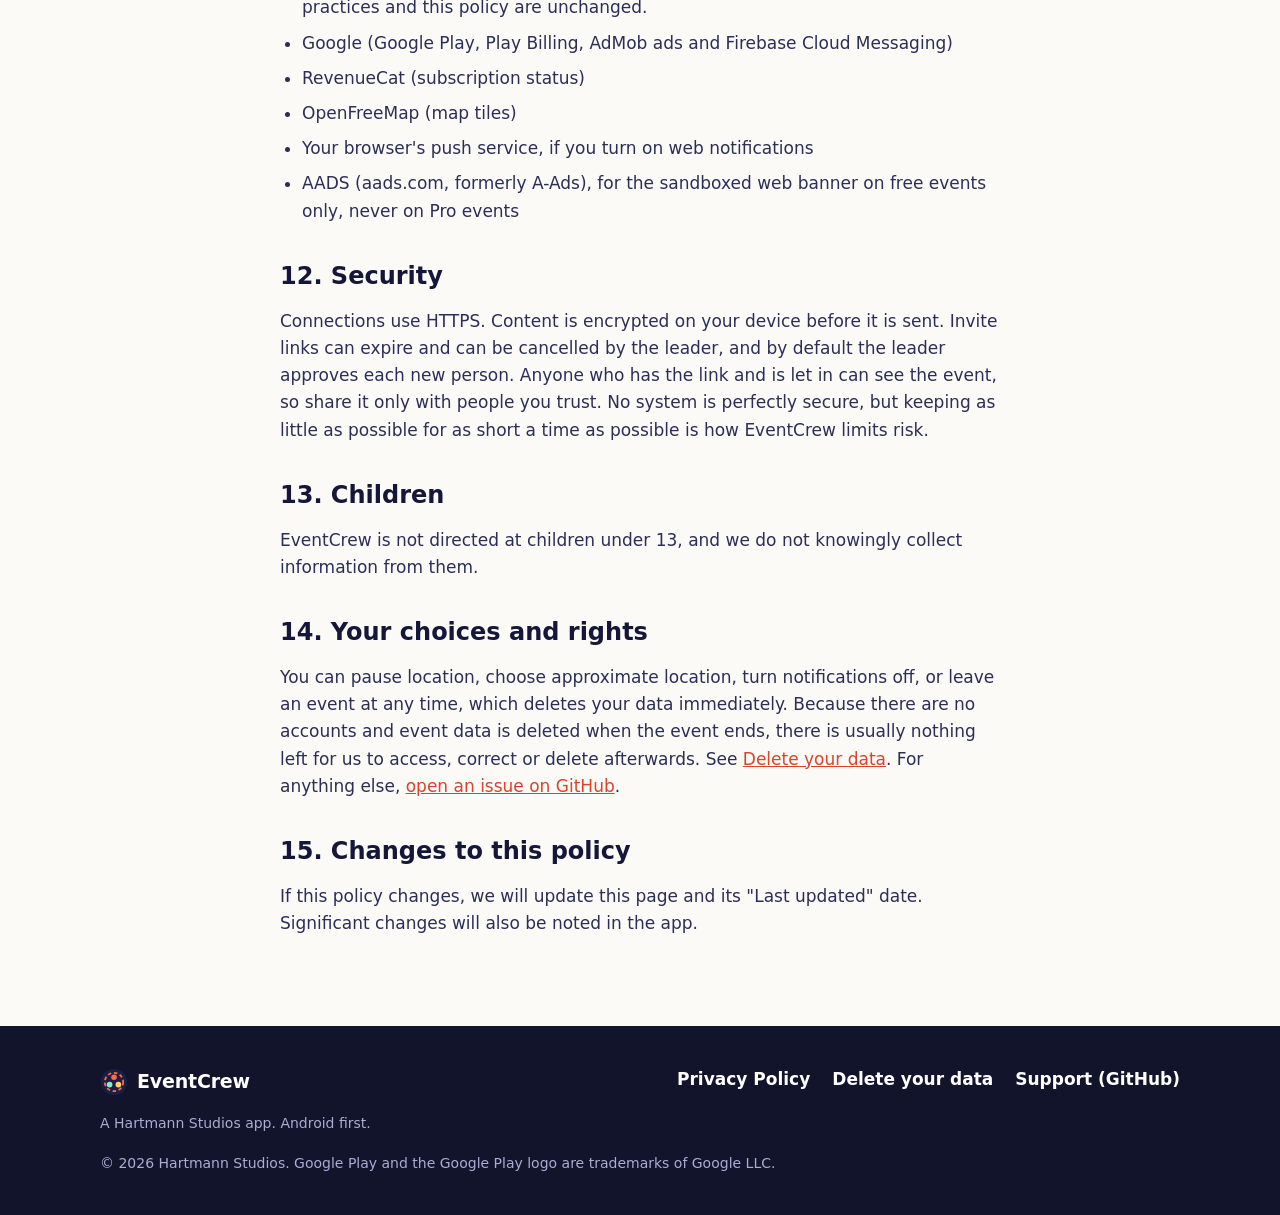
<file: privacy/index.html>
<!doctype html>
<html lang="en">
<head>
<meta charset="utf-8">
<meta name="viewport" content="width=device-width, initial-scale=1">
<title>Privacy Policy | EventCrew</title>
<meta name="description" content="How EventCrew handles location, chat and photos: used only during an event, encrypted on your device, and permanently deleted when the event ends.">
<meta name="theme-color" content="#11142b">
<meta property="og:title" content="Privacy Policy | EventCrew">
<meta property="og:description" content="How EventCrew handles location, chat and photos: used only during an event, encrypted on your device, and permanently deleted when the event ends.">
<meta property="og:type" content="website">
<meta property="og:url" content="https://eventcrew.sites.tab.bot/privacy/">
<meta property="og:image" content="https://eventcrew.sites.tab.bot/og.png">
<meta name="twitter:card" content="summary_large_image">
<link rel="icon" href="../favicon.svg" type="image/svg+xml">
<link rel="stylesheet" href="../styles.css">
</head>
<body>
<a class="skip" href="#main">Skip to content</a>
<header class="site-header">
  <div class="wrap bar">
    <a class="brand" href="../"><svg class="logo-mark" viewBox="0 0 32 32" aria-hidden="true" width="28" height="28"><circle cx="16" cy="16" r="15" fill="#1b1f45"/><circle cx="16" cy="16" r="10.5" fill="none" stroke="#ff6b4a" stroke-width="2" stroke-dasharray="4 3"/><circle cx="16" cy="10.5" r="3.2" fill="#ff6b4a"/><circle cx="11" cy="19" r="3.2" fill="#7cf2c4"/><circle cx="21" cy="19" r="3.2" fill="#ffd166"/></svg><span>EventCrew</span></a>
    <nav aria-label="Main">
      <a href="../#how">How it works</a>
      <a href="../#privacy">Privacy</a>
      <a href="../#plans">Free &amp; Pro</a>
      <a href="../#faq">FAQ</a>
    </nav>
  </div>
</header>
<main id="main" class="doc">
<div class="wrap narrow">
<h1>Privacy Policy</h1>
<p class="meta">Effective date: October 16, 2026 · Last updated: October 17, 2026 · App: EventCrew (Android app and member web app) · Developer: Hartmann Studios</p>

<p>This policy explains what information EventCrew ("EventCrew", "the app", "the service") handles, why, how long it is kept, and the choices you have. EventCrew is made by Hartmann Studios ("we", "us"). If you have a question, <a href="https://github.com/chartmann1590/eventcrew-site/issues/new/choose" rel="noopener">open an issue on GitHub</a> and choose "Privacy or data question".</p>

<div class="summary">
<h2>The short version</h2>
<ul>
<li>Location is used only during an event you choose to join, and only your latest spot is kept. There is no location history.</li>
<li>Everything about an event (locations, chat, photos, nicknames) is permanently deleted when the event ends. Leaving early deletes your own data immediately.</li>
<li>What you share is encrypted on your phone before it is sent. Our server stores only encrypted data it cannot read.</li>
<li>No accounts: no email, phone number or real name.</li>
<li>We do not sell your data, and we do not share it for anyone else's marketing.</li>
<li>The free plan shows ads. Pro events show no ads to anyone in the group.</li>
</ul>
</div>

<h2>1. How EventCrew works</h2>
<p>One person, the <strong>leader</strong>, creates an event in the EventCrew Android app (or on the web) and shares an invite link. Other people, <strong>members</strong>, open the link in a web browser, pick a nickname and join. During the event, the group can see each other on a map, chat and share photos. Each event has an end time. When it ends, the event and everything in it are deleted.</p>

<h2>2. Information handled during an event</h2>
<h3>Content you share (encrypted on your device)</h3>
<p>The event name, nicknames, chat messages, photos, locations and the leader's meetup pin are encrypted on your device with a key that exists only in the invite link. The part of the link that holds the key is never sent to our server. Our server, and the hosting provider it runs on, store and pass along only the encrypted form and cannot read it. Anyone you give the invite link to, and who is let into the event, can read it.</p>
<h3>Technical information needed to run the event</h3>
<ul>
<li>A random member ID and a random access token stored in your browser or app. The server keeps only a one-way hash of the token.</li>
<li>Your role (leader or member), whether you've been approved, the color of your map dot, when you joined, your location precision setting, and the time of your latest location update.</li>
<li>The event's settings, end time and plan (Free or Pro), and invite links stored as one-way hashes with their expiry and use counts.</li>
<li>If you turn on notifications, the push address your browser or phone gives us (see section 6).</li>
</ul>
<p>All of this is stored in that event's own database and is deleted with the event.</p>

<h2>3. Location</h2>
<ul>
<li><strong>Only during an event.</strong> The app and the web page ask for location permission. Location is shared only with the people in the event you joined.</li>
<li><strong>Members (web):</strong> your location is sent only while the EventCrew page is open, and only after you have moved. Browsers do not allow web pages to use location in the background.</li>
<li><strong>Leader (Android app):</strong> while your event is running, the app can keep sharing your location with the group with a visible notification on your phone. It stops when the event ends or you leave.</li>
<li><strong>Only the latest point.</strong> Each person's newest location replaces the previous one. No route or history is kept. Your last known spot is saved now and then so the group can still see where you were if your phone dies.</li>
<li><strong>Your choice:</strong> exact, approximate (rounded to about 100 m on your device before it is encrypted) or paused. The leader can require approximate locations for everyone.</li>
<li>Photos are re-drawn on your device before sharing, which removes hidden metadata such as the GPS position where the photo was taken.</li>
</ul>

<h2>4. When data is deleted</h2>
<ul>
<li><strong>When the event ends:</strong> when the leader taps End, or automatically one hour after the planned end time, every connection is closed and the event's entire database is deleted in one step: locations, chat, photos, nicknames, members, invites and settings. There are no soft deletes, archives or backups. If the leader leaves, the event ends.</li>
<li><strong>When you leave:</strong> tapping Leave deletes your member record, location, messages and photos from the server immediately, and removes the event from your browser's storage. The same happens if the leader removes you.</li>
<li><strong>Safety net:</strong> scheduled checks run every 30 minutes and daily to delete any event that has passed its end time.</li>
<li>Our hosting provider (Cloudflare) handles the physical storage. How quickly its systems overwrite deleted storage is controlled by Cloudflare, not us. Event content is encrypted either way.</li>
</ul>

<h2>5. Abuse prevention and limits</h2>
<p>To keep EventCrew free and prevent abuse, the service keeps a small amount of information with no names and no event content:</p>
<ul>
<li>A one-way hash of the leader's random device key, used to enforce the number of events a leader can run at once. It is deleted when the event ends.</li>
<li>A salted one-way hash of the IP address that creates an event, combined with the date, used to limit how many events can be created from one place per day. The IP address itself is not stored, and the hash is deleted after one day.</li>
<li>Daily counts of events created and expected usage, kept for 3 days.</li>
</ul>
<p>We have turned off request logging for the EventCrew server.</p>

<h2>6. Notifications</h2>
<ul>
<li><strong>Web:</strong> if you allow notifications, your browser gives us a push address run by your browser's push service (for example Google, Apple or Mozilla). Notifications carry no content; they only say "New activity in your group". The push address is deleted with the event, or when you leave.</li>
<li><strong>Android app:</strong> notifications to the leader app are delivered by Firebase Cloud Messaging, a Google service, which uses a device token for this.</li>
</ul>

<h2>7. Maps</h2>
<p>Map images come from OpenFreeMap, which needs no account, key or cookies. Your device downloads the map tiles directly, so OpenFreeMap receives your IP address and which map area is being viewed, as with any website. Your location and the group's dots are drawn on your device and are not sent to OpenFreeMap.</p>

<h2>8. Advertising</h2>
<ul>
<li><strong>Android app (free plan):</strong> the app shows ads from Google AdMob, never on the live map. The Google Mobile Ads SDK collects and shares with Google your device's advertising ID, IP address (which can indicate approximate location), device and app information, and ad interactions, as described in <a href="https://policies.google.com/technologies/partner-sites" rel="noopener">How Google uses information from sites or apps that use its services</a>. You can reset your advertising ID or opt out of personalized ads in Android Settings. Where the law requires it, the app asks for your consent first.</li>
<li><strong>Member web app (free events):</strong> a single banner labelled "Ad" may be shown on some screens, never over the map, the chat box or any button. The ad network is <a href="https://aads.com/" rel="noopener">AADS</a> (aads.com, formerly A-Ads), which shows non-personalized ads. The banner loads from AADS inside a sandboxed frame: our pages load no ad scripts and set no cookies, and the sandboxed frame cannot read or set cookies on our pages. Like any website, AADS receives standard information from your browser, such as your IP address and browser type, plus our site address as the referrer; it never receives your nickname, messages, photos, location, invite link or event ID. When no AADS banner is available, the slot shows our own promotion of Hartmann Studios products instead, which involves no third party.</li>
<li><strong>Pro:</strong> events started by a Pro leader never show ads, in the Android app or the web app, to anyone in the group.</li>
</ul>

<h2>9. Purchases</h2>
<p>Pro is sold through Google Play Billing. Google processes your payment; we never receive your card number or billing details. Subscription status is managed by RevenueCat, using a random ID generated by the app rather than your name or email. When a Pro leader creates an event, the server checks that status so the event gets Pro limits.</p>

<h2>10. What we don't do</h2>
<ul>
<li>We do not sell personal data, and we do not share it for anyone else's advertising or marketing.</li>
<li>We do not ask for an email address, phone number, real name or contacts.</li>
<li>The member web app has no analytics or crash-reporting tools.</li>
<li>We do not keep location history or event content after an event ends.</li>
</ul>

<h2>11. Who processes data for us</h2>
<ul>
<li>Cloudflare (hosting the EventCrew server and each event's encrypted database, at eventcrew.eventcrew-app.workers.dev). On October 17, 2026 the server moved to a Cloudflare account dedicated to EventCrew; the provider, the data practices and this policy are unchanged.</li>
<li>Google (Google Play, Play Billing, AdMob ads and Firebase Cloud Messaging)</li>
<li>RevenueCat (subscription status)</li>
<li>OpenFreeMap (map tiles)</li>
<li>Your browser's push service, if you turn on web notifications</li>
<li>AADS (aads.com, formerly A-Ads), for the sandboxed web banner on free events only, never on Pro events</li>
</ul>

<h2>12. Security</h2>
<p>Connections use HTTPS. Content is encrypted on your device before it is sent. Invite links can expire and can be cancelled by the leader, and by default the leader approves each new person. Anyone who has the link and is let in can see the event, so share it only with people you trust. No system is perfectly secure, but keeping as little as possible for as short a time as possible is how EventCrew limits risk.</p>

<h2>13. Children</h2>
<p>EventCrew is not directed at children under 13, and we do not knowingly collect information from them.</p>

<h2>14. Your choices and rights</h2>
<p>You can pause location, choose approximate location, turn notifications off, or leave an event at any time, which deletes your data immediately. Because there are no accounts and event data is deleted when the event ends, there is usually nothing left for us to access, correct or delete afterwards. See <a href="../delete/">Delete your data</a>. For anything else, <a href="https://github.com/chartmann1590/eventcrew-site/issues/new/choose" rel="noopener">open an issue on GitHub</a>.</p>

<h2>15. Changes to this policy</h2>
<p>If this policy changes, we will update this page and its "Last updated" date. Significant changes will also be noted in the app.</p>
</div>
</main>
<footer class="site-footer">
  <div class="wrap foot">
    <div>
      <a class="brand" href="../"><svg class="logo-mark" viewBox="0 0 32 32" aria-hidden="true" width="28" height="28"><circle cx="16" cy="16" r="15" fill="#1b1f45"/><circle cx="16" cy="16" r="10.5" fill="none" stroke="#ff6b4a" stroke-width="2" stroke-dasharray="4 3"/><circle cx="16" cy="10.5" r="3.2" fill="#ff6b4a"/><circle cx="11" cy="19" r="3.2" fill="#7cf2c4"/><circle cx="21" cy="19" r="3.2" fill="#ffd166"/></svg><span>EventCrew</span></a>
      <p class="small">A Hartmann Studios app. Android first.</p>
    </div>
    <nav aria-label="Footer">
      <a href="../privacy/">Privacy Policy</a>
      <a href="../delete/">Delete your data</a>
      <a href="https://github.com/chartmann1590/eventcrew-site/issues/new/choose" rel="noopener">Support (GitHub)</a>
    </nav>
    <p class="small copy">© 2026 Hartmann Studios. Google Play and the Google Play logo are trademarks of Google LLC.</p>
  </div>
</footer>
</body>
</html>
</file>
<file: styles.css>
:root{--ink:#14173a;--muted:#4a4f7a;--bg:#fbfaf7;--night:#11142b;--night2:#1b1f45;--coral:#ff6b4a;--coral-d:#d9442a;--mint:#7cf2c4;--sun:#ffd166;--line:#e4e2f0;--radius:18px}
*{box-sizing:border-box}
html{scroll-behavior:smooth;-webkit-text-size-adjust:100%}
body{margin:0;font-family:system-ui,-apple-system,"Segoe UI",Roboto,"Helvetica Neue",Arial,sans-serif;color:var(--ink);background:var(--bg);line-height:1.6;font-size:17px}
img,svg{max-width:100%;height:auto}
h1,h2,h3{text-wrap:balance}
a{color:var(--coral-d)}
a:focus-visible,summary:focus-visible,.btn:focus-visible{outline:3px solid var(--sun);outline-offset:3px;border-radius:6px}
.wrap{max-width:1120px;margin:0 auto;padding:0 20px}
.narrow{max-width:760px}
.center{text-align:center}
.skip{position:absolute;left:-999px;top:8px;background:#fff;color:var(--ink);padding:8px 14px;border-radius:8px;z-index:20}
.skip:focus{left:8px}
.sr-only{position:absolute;width:1px;height:1px;overflow:hidden;clip:rect(0 0 0 0);white-space:nowrap}
.site-header{position:sticky;top:0;z-index:10;background:rgba(17,20,43,.94);backdrop-filter:saturate(1.4) blur(8px);-webkit-backdrop-filter:saturate(1.4) blur(8px)}
.bar{display:flex;align-items:center;justify-content:space-between;gap:12px;min-height:60px}
.brand{display:inline-flex;align-items:center;gap:9px;color:#fff;text-decoration:none;font-weight:800;font-size:19px;letter-spacing:-.01em}
.site-header nav{display:flex;gap:22px}
.site-header nav a{color:#d9dcf5;text-decoration:none;font-weight:600;font-size:15px}
.site-header nav a:hover{color:#fff}
@media (max-width:720px){.site-header nav{display:none}}
.hero{background:radial-gradient(1200px 500px at 85% -10%,#3a2a6b 0%,transparent 60%),radial-gradient(800px 400px at -10% 110%,#5a2340 0%,transparent 60%),var(--night);color:#fff;padding:48px 0 56px;overflow:hidden}
.hero-grid{display:grid;grid-template-columns:1.15fr .85fr;gap:40px;align-items:center}
.eyebrow{text-transform:uppercase;letter-spacing:.08em;font-size:13px;font-weight:700;color:var(--mint);margin:0 0 12px}
h1{font-size:clamp(38px,6.4vw,64px);line-height:1.04;letter-spacing:-.025em;margin:0 0 18px}
.hero h1{color:#fff}
.lede{font-size:clamp(18px,2.2vw,21px);color:#d9dcf5;max-width:36em;margin:0 0 28px}
.cta-row{display:flex;flex-wrap:wrap;gap:14px;align-items:center}
.play-badge{display:inline-flex;align-items:center;gap:10px;background:#000;color:#fff;border:1.5px solid #8a8fb8;border-radius:12px;padding:8px 18px 8px 14px;line-height:1.1}
.play-badge small{display:block;font-size:11px;letter-spacing:.04em;text-transform:uppercase;color:#cfd2ee}
.play-badge b{display:block;font-size:20px;font-weight:700}
a.play-badge{text-decoration:none}
a.play-badge:hover{border-color:#fff}
.btn{display:inline-block;padding:13px 20px;border-radius:12px;font-weight:700;text-decoration:none}
.btn.ghost{color:#fff;border:1.5px solid rgba(255,255,255,.4)}
.btn.ghost:hover{background:rgba(255,255,255,.08)}
.note{font-size:15px;color:#b9bde0;margin:20px 0 0}
.hero-art{display:flex;justify-content:center}
.phone-art{width:100%;max-width:300px;filter:drop-shadow(0 30px 50px rgba(0,0,0,.45));transform:rotate(3deg)}
@media (max-width:860px){.hero-grid{grid-template-columns:1fr;gap:36px}.hero{padding:36px 0 48px}.phone-art{max-width:250px;transform:none}}
.section{padding:72px 0}
.section h2{font-size:clamp(30px,4.2vw,42px);line-height:1.1;letter-spacing:-.02em;margin:0 0 12px}
.section-lede{font-size:19px;color:var(--muted);max-width:40em;margin:0 0 36px}
.section.center .section-lede,.center .section-lede{margin-left:auto;margin-right:auto}
.steps{list-style:none;padding:0;margin:0;display:grid;grid-template-columns:repeat(3,1fr);gap:22px}
.steps li{background:#fff;border:1px solid var(--line);border-radius:var(--radius);padding:26px 24px}
.step-num{display:inline-grid;place-items:center;width:40px;height:40px;border-radius:50%;background:var(--coral);color:#fff;font-weight:800;font-size:18px;margin-bottom:14px}
.steps h3,.card h3{margin:0 0 8px;font-size:21px;line-height:1.25}
.steps p,.card p{margin:0;color:var(--muted)}
@media (max-width:860px){.steps{grid-template-columns:1fr}}
.dark{background:var(--night);color:#fff}
.dark .section-lede{color:#c4c8ea}
.cards{display:grid;grid-template-columns:repeat(3,1fr);gap:18px}
.card{background:var(--night2);border:1px solid #2c3170;border-radius:var(--radius);padding:24px}
.dark .card p{color:#c9cdf0}
.card h3{color:#fff}
.card:nth-child(3n+1) h3::before{background:var(--coral)}
.card:nth-child(3n+2) h3::before{background:var(--mint)}
.card:nth-child(3n) h3::before{background:var(--sun)}
.card h3::before{content:"";display:block;width:28px;height:4px;border-radius:2px;margin-bottom:14px}
@media (max-width:860px){.cards{grid-template-columns:1fr 1fr}}
@media (max-width:560px){.cards{grid-template-columns:1fr}}
.table-wrap{overflow-x:auto;border-radius:var(--radius);border:1px solid var(--line);background:#fff}
.plans{width:100%;border-collapse:collapse;font-size:17px}
.plans th,.plans td{padding:15px 18px;text-align:left;border-bottom:1px solid var(--line);vertical-align:top}
.plans tbody tr:last-child th,.plans tbody tr:last-child td{border-bottom:0}
.plans thead th{font-size:20px;background:#f4f2fb}
.plans thead th.pro{background:var(--night);color:#fff}
.plans td.pro{background:#fff7f4;font-weight:600}
.plans tbody th{font-weight:600;color:var(--muted);width:38%}
.plans .sub{display:block;font-size:14px;font-weight:400;color:var(--muted)}
@media (max-width:480px){.plans{font-size:15px}.plans th,.plans td{padding:12px 10px}.plans thead th{font-size:17px}}
.small{font-size:14px;color:var(--muted)}
.alt{background:#f2f0fa}
details{background:#fff;border:1px solid var(--line);border-radius:14px;margin:0 0 12px;padding:0 20px}
summary{cursor:pointer;font-weight:700;font-size:18px;padding:17px 28px 17px 0;list-style:none;position:relative}
summary::-webkit-details-marker{display:none}
summary::after{content:"+";position:absolute;right:0;top:12px;font-size:26px;font-weight:400;color:var(--coral-d)}
details[open] summary::after{content:"\2212"}
details p{margin:0 0 18px;color:var(--muted)}
.cta-end{text-align:center}
.cta-end .play-badge{margin-top:4px}
.site-footer{background:var(--night);color:#c4c8ea;padding:40px 0}
.foot{display:grid;grid-template-columns:1fr auto;gap:18px 30px;align-items:start}
.foot nav{display:flex;flex-wrap:wrap;gap:10px 22px}
.foot nav a{color:#fff;font-weight:600;text-decoration:none}
.foot nav a:hover{text-decoration:underline}
.site-footer .small{color:#a9add3;margin:8px 0 0}
.foot .copy{grid-column:1/-1;margin:0}
@media (max-width:640px){.foot{grid-template-columns:1fr}}
.doc{padding:44px 0 72px}
.doc h1{font-size:clamp(34px,5vw,48px)}
.doc h2{font-size:24px;margin:36px 0 10px;line-height:1.25}
.doc h3{font-size:19px;margin:22px 0 6px}
.doc p,.doc li{color:#2b2f57}
.doc ul{padding-left:22px}
.doc li{margin:0 0 8px}
.meta{font-size:15px;color:var(--muted)}
.summary{background:#fff;border:1px solid var(--line);border-left:5px solid var(--coral);border-radius:14px;padding:6px 22px 10px;margin:26px 0}
.summary h2{margin-top:18px}
@media (prefers-reduced-motion:reduce){html{scroll-behavior:auto}}

.video{max-width:960px;margin:0 auto;border-radius:var(--radius);overflow:hidden;background:#000;box-shadow:0 14px 40px rgba(20,23,58,.18)}.video{position:relative;aspect-ratio:16/9}.video iframe{position:absolute;inset:0;width:100%;height:100%;border:0}.video-note{text-align:center;color:var(--muted);font-size:15px;margin:14px 0 0}
.shots{display:grid;grid-template-columns:repeat(auto-fit,minmax(180px,1fr));gap:18px}.shot{margin:0}.shot img{display:block;width:100%;height:auto;border-radius:22px;border:1px solid var(--line);box-shadow:0 10px 30px rgba(20,23,58,.12)}.shot figcaption{font-size:14px;color:var(--muted);margin-top:8px}
</file>
